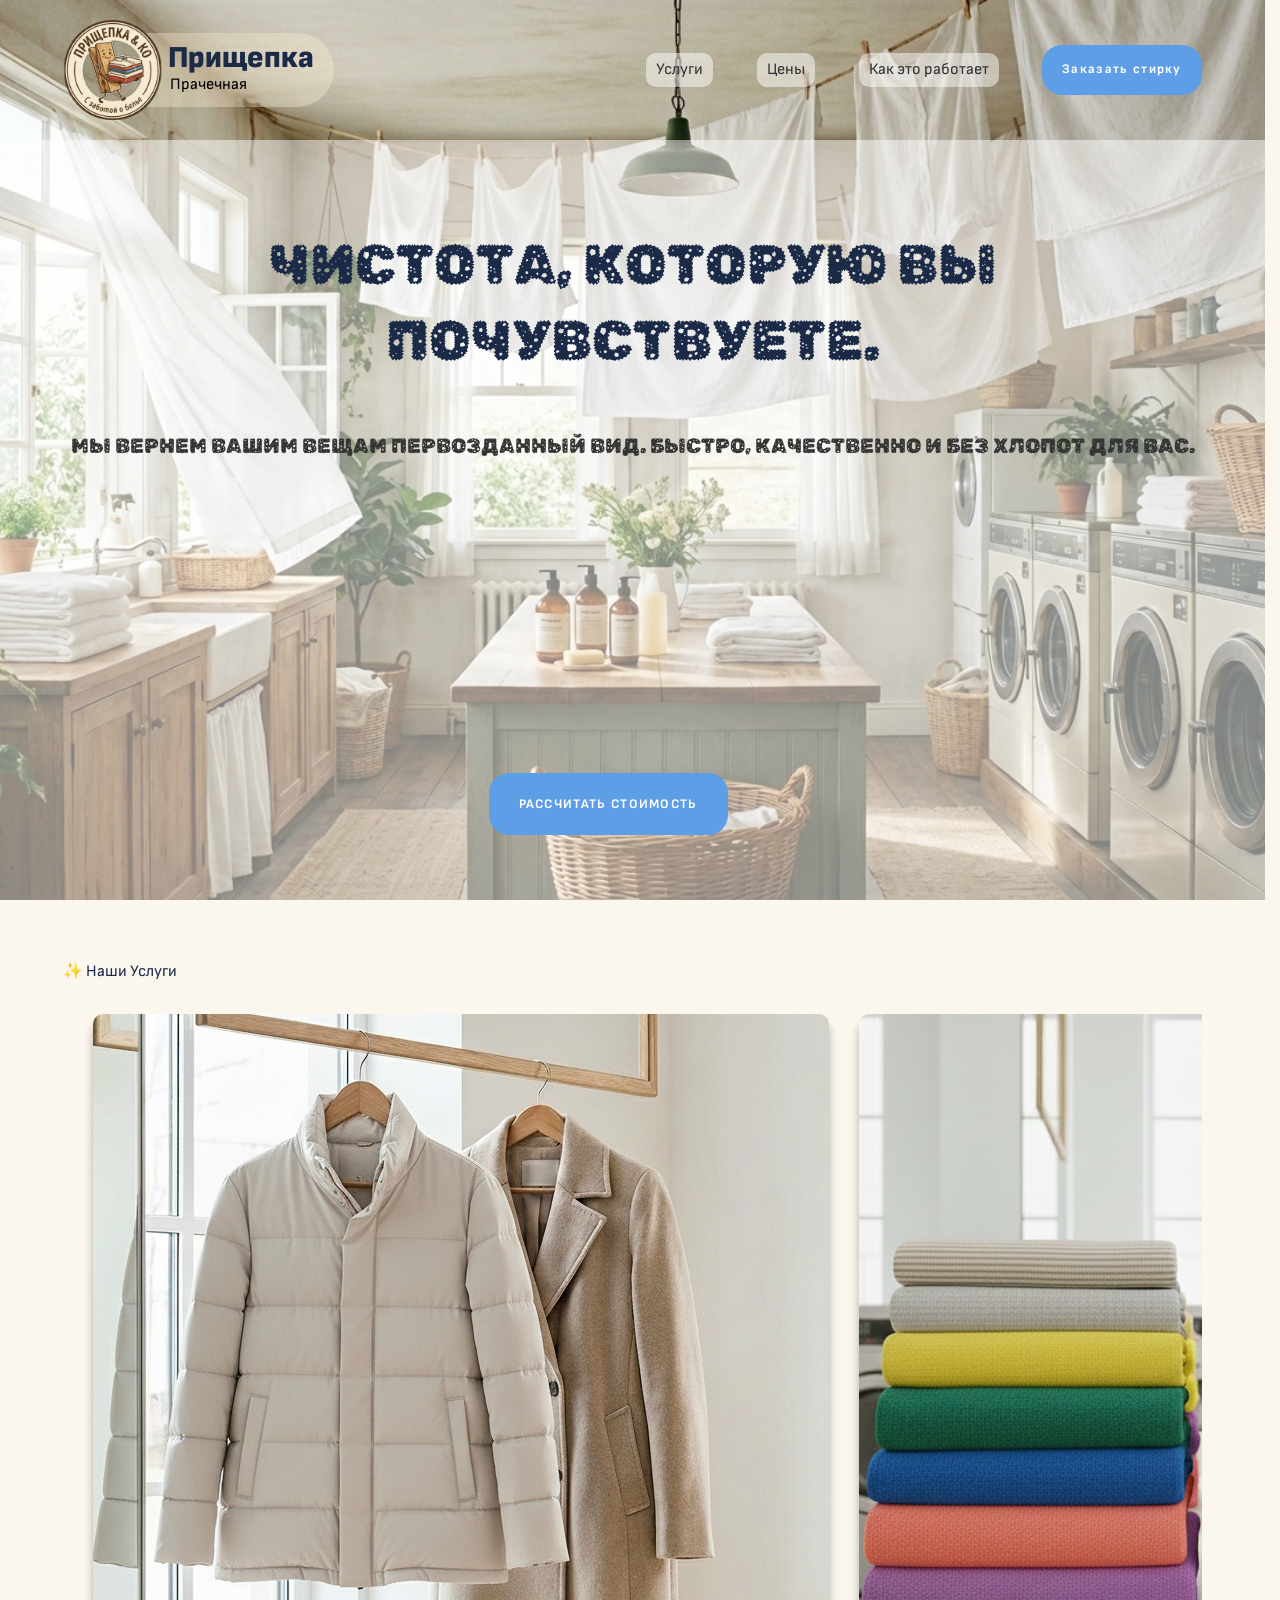
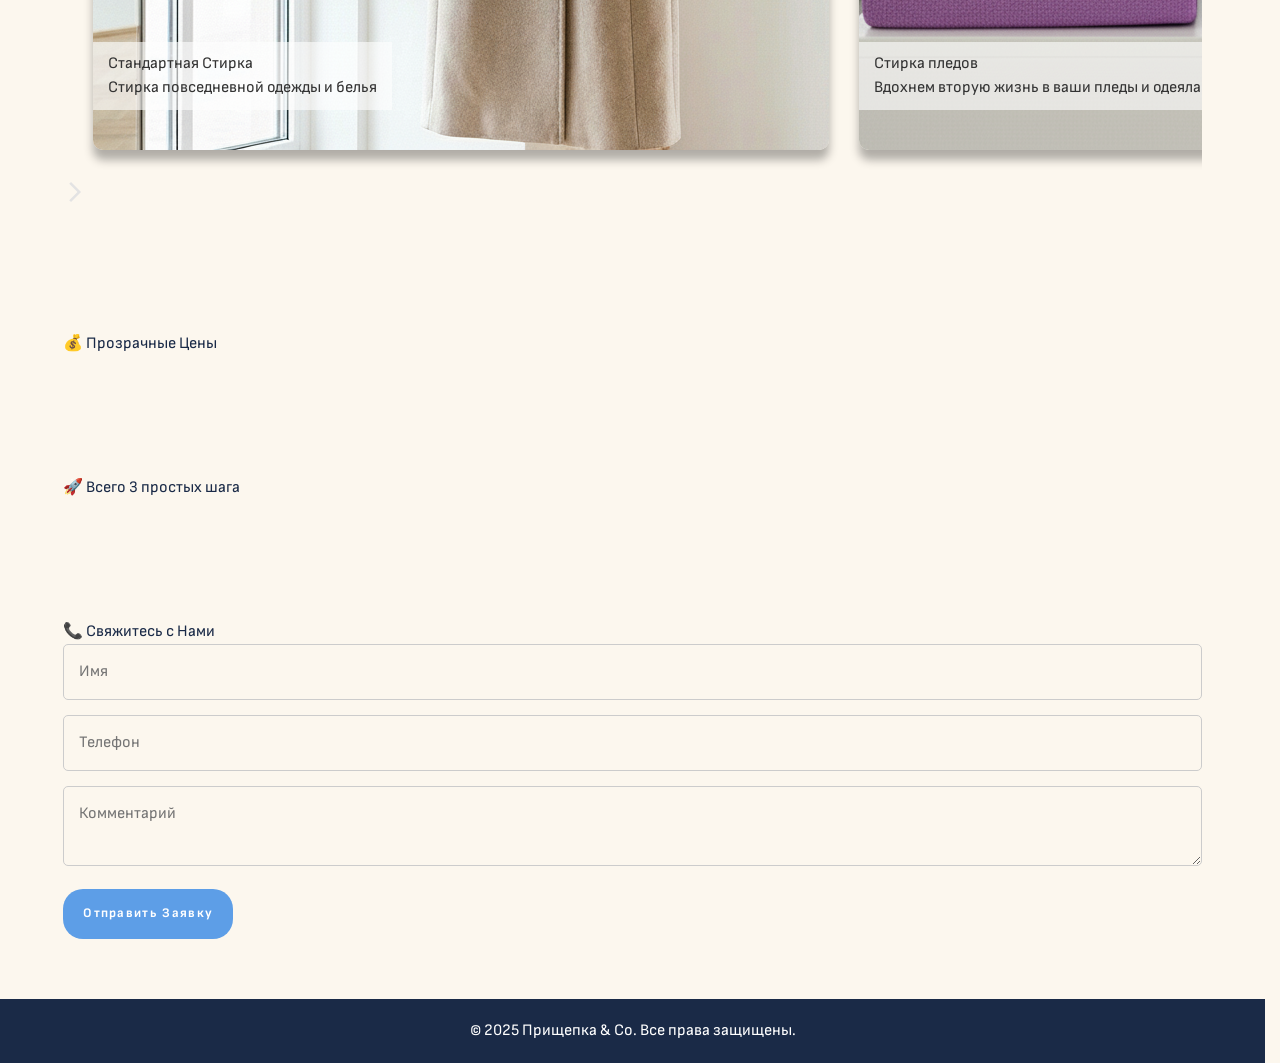
<file: index.html>
<!DOCTYPE html>
<html lang="ru">
<head>
    <meta charset="UTF-8">
    <meta name="viewport" content="width=device-width, initial-scale=1.0">
    <title>Прищепка & Co</title>
    <meta name="description" content="Прачечная и Химчистка c Доставкой">
    <link rel="stylesheet" href="css/reset.css">
    <link rel="stylesheet" href="css/normalize.css">
    <link rel="stylesheet" href="css/styles.css">
    <link rel="preconnect" href="https://fonts.googleapis.com">
    <link rel="preconnect" href="https://fonts.gstatic.com" crossorigin>
    <link href="https://fonts.googleapis.com/css2?family=Rubik+Gemstones&family=Sofia+Sans:ital,wght@0,500;1,500&display=swap" rel="stylesheet">
    <script type="module" src="./ScrollSlider/index.js" defer></script>
</head>

<body>

    <header class="header">
        <div class="container">
            <div class="logo">
                <img src="/img/icon/sticker.webp" alt="ПРИЩЕПКА Логотип" class="logo-icon"> 
                <div class="logo-text">
                    <h1>Прищепка</h1>
                    <p>Прачечная</p>
                </div>
            </div>
            <nav class="nav">
                <a href="#services">Услуги</a>
                <a href="#pricing">Цены</a>
                <a href="#how-it-works">Как это работает</a>
                <a href="#contact" class="btn btn-primary">Заказать стирку</a>
            </nav>
        </div>
    </header>

    <section class="hero">
        <div class="hero-content">
            <div class="hero-text">
                <h2>Чистота, которую вы почувствуете.</h2>
                <p>Мы вернем вашим вещам первозданный вид. Быстро, качественно и без хлопот для вас.</p>
                <a href="#contact" class="btn btn-large">Рассчитать стоимость</a>
            </div>
        </div>
    </section>

    <section id="services" class="section services">
        <div class="container">
            <h3>✨ Наши Услуги</h3>
            <scroll-slider-track class="scroll-slider-track">
                <a href="#" class="service-card">
                    <img src="img/Service_coat.png" alt="" class="service-card_img">
                    <div class="service-card_txt">
                        <h4>Стандартная Стирка</h4>
                        <p>Стирка повседневной одежды и белья</p>
                    </div>
                </a>
                <a href="#" class="service-card">
                    <img src="img/Service_rug.png" alt="" class="service-card_img">
                    <div class="service-card_txt">
                        <h4>Стирка пледов</h4>
                        <p>Вдохнем вторую жизнь в ваши пледы и одеяла</p>
                    </div>
                </a>
                <a href="#" class="service-card">
                    <img src="img/Service_curtains.png" alt="" class="service-card_img">   
                    <div class="service-card_txt">
                        <h4>Стирка штор</h4>
                        <p>Шторы снова как новые</p>
                    </div>
                </a>
                
            </scroll-slider-track>
            <button id="next-btn"><img src="/img/icon/next_btn.svg" alt=""></button>
        </div>
    </section>
    
    <section id="pricing" class="section pricing">
        <div class="container">
            <h3>💰 Прозрачные Цены</h3>
            </div>
    </section>

    <section id="how-it-works" class="section how-it-works">
        <div class="container">
            <h3>🚀 Всего 3 простых шага</h3>
            </div>
    </section>
    
    <section id="contact" class="section contact">
        <div class="container">
            <h3>📞 Свяжитесь с Нами</h3>
            <form class="contact-form">
                <input type="text" placeholder="Имя">
                <input type="tel" placeholder="Телефон">
                <textarea placeholder="Комментарий"></textarea>
                <button type="submit" class="btn btn-primary">Отправить Заявку</button>
            </form>
        </div>
    </section>

    <footer class="footer">
        <div class="container">
            <p>&copy; 2025 Прищепка & Co. Все права защищены.</p>
            </div>
    </footer>
    <script>
        const nextBtn = document.getElementById("next-btn");
        const ScrollSliderTrack = document.querySelector("scroll-slider-track")

        nextBtn.addEventListener("click", () => {
            ScrollSliderTrack.scrollToNext();
        });
    </script>
</body>
</html>
</file>
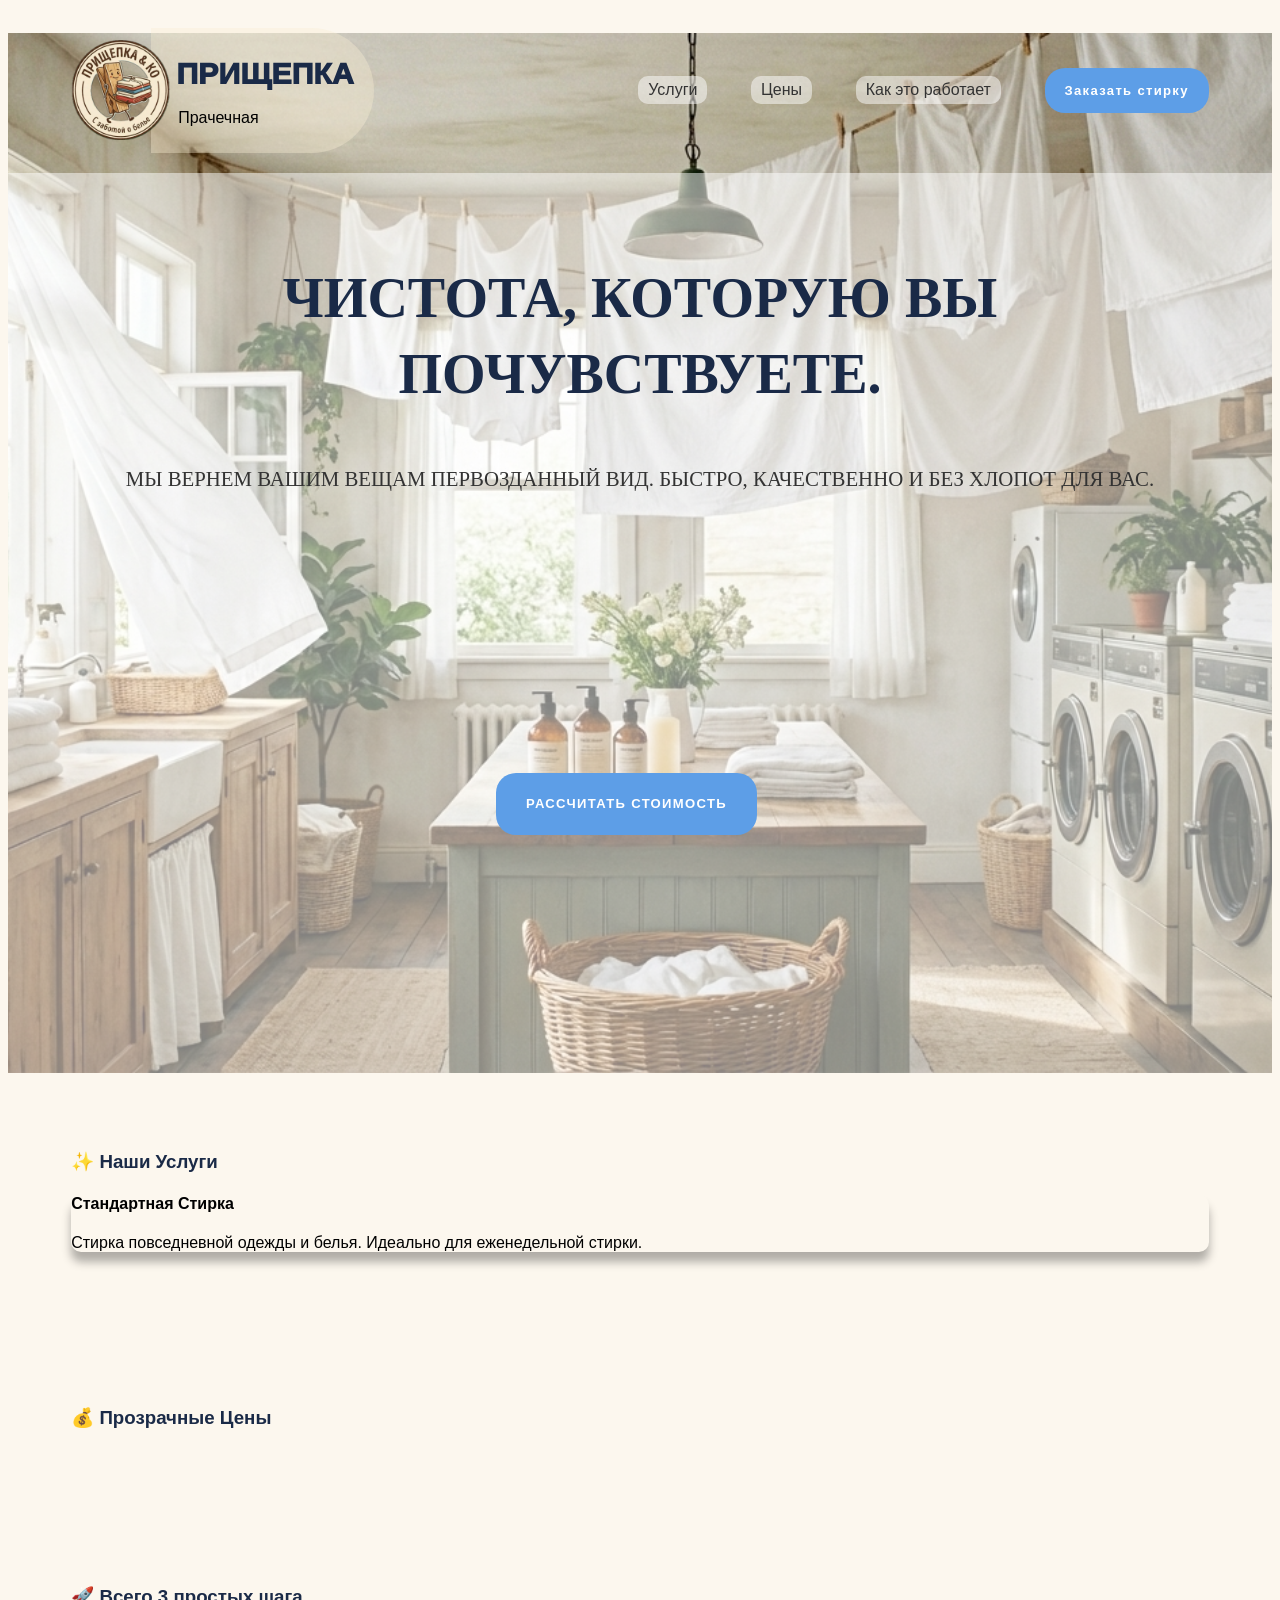
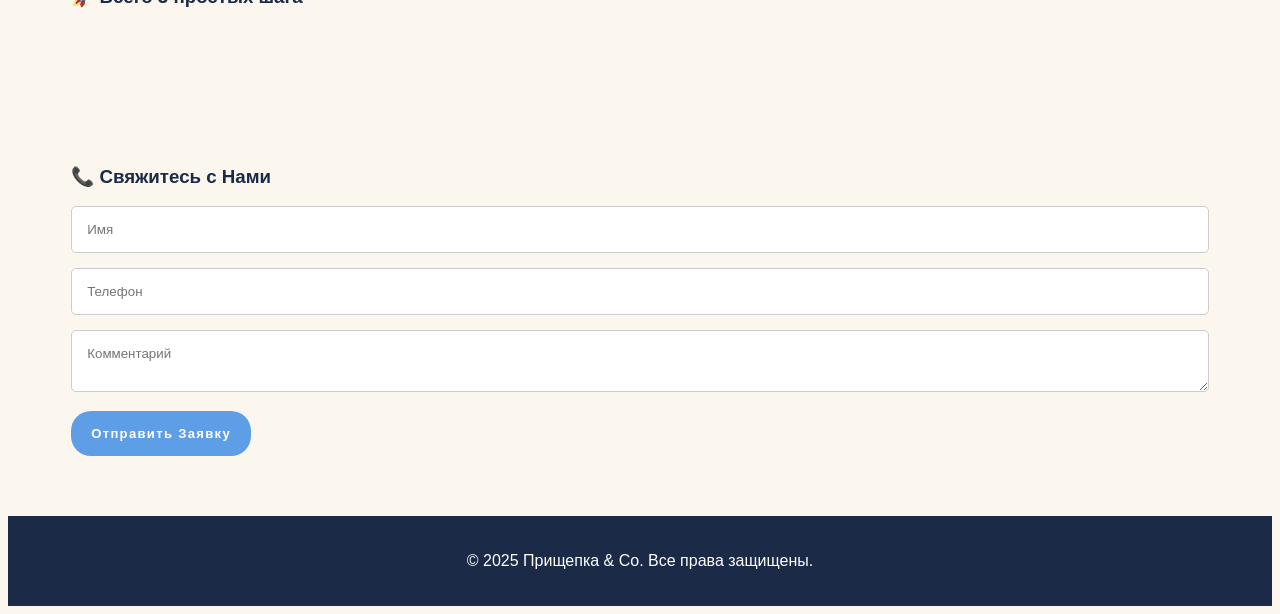
<file: index-1.0.html>
<!DOCTYPE html>
<html lang="ru">
<head>
    <meta charset="UTF-8">
    <meta name="viewport" content="width=device-width, initial-scale=1.0">
    <title>Прищепка & Co</title>
    <meta name="description" content="Прачечная и Химчистка c Доставкой">
    <link rel="stylesheet" href="css/styles.css">
</head>

<body>

    <header class="header">
        <div class="container">
            <div class="logo">
                <img src="img/icon/sticker.webp" alt="ПРИЩЕПКА Логотип" class="logo-icon"> 
                <div class="logo-text">
                    <h1>ПРИЩЕПКА</h1>
                    <p>Прачечная</p>
                </div>
            </div>
            <nav class="nav">
                <a href="#services">Услуги</a>
                <a href="#pricing">Цены</a>
                <a href="#how-it-works">Как это работает</a>
                <a href="#contact" class="btn btn-primary">Заказать стирку</a>
            </nav>
        </div>
    </header>

    <section class="hero">
        <div class="hero-content">
            <div class="hero-text">
                <h2>Чистота, которую вы почувствуете.</h2>
                <p>Мы вернем вашим вещам первозданный вид. Быстро, качественно и без хлопот для вас.</p>
                <a href="#contact" class="btn btn-large">Рассчитать стоимость</a>
            </div>
        </div>
    </section>

    <section id="services" class="section services">
        <div class="container">
            <h3>✨ Наши Услуги</h3>
            <div class="service-grid">
                <div class="service-card">
                    <h4>Стандартная Стирка</h4>
                    <p>Стирка повседневной одежды и белья. Идеально для еженедельной стирки.</p>
                </div>
                </div>
        </div>
    </section>
    
    <section id="pricing" class="section pricing">
        <div class="container">
            <h3>💰 Прозрачные Цены</h3>
            </div>
    </section>

    <section id="how-it-works" class="section how-it-works">
        <div class="container">
            <h3>🚀 Всего 3 простых шага</h3>
            </div>
    </section>
    
    <section id="contact" class="section contact">
        <div class="container">
            <h3>📞 Свяжитесь с Нами</h3>
            <form class="contact-form">
                <input type="text" placeholder="Имя">
                <input type="tel" placeholder="Телефон">
                <textarea placeholder="Комментарий"></textarea>
                <button type="submit" class="btn btn-primary">Отправить Заявку</button>
            </form>
        </div>
    </section>

    <footer class="footer">
        <div class="container">
            <p>&copy; 2025 Прищепка & Co. Все права защищены.</p>
            </div>
    </footer>

</body>

</html>
</file>
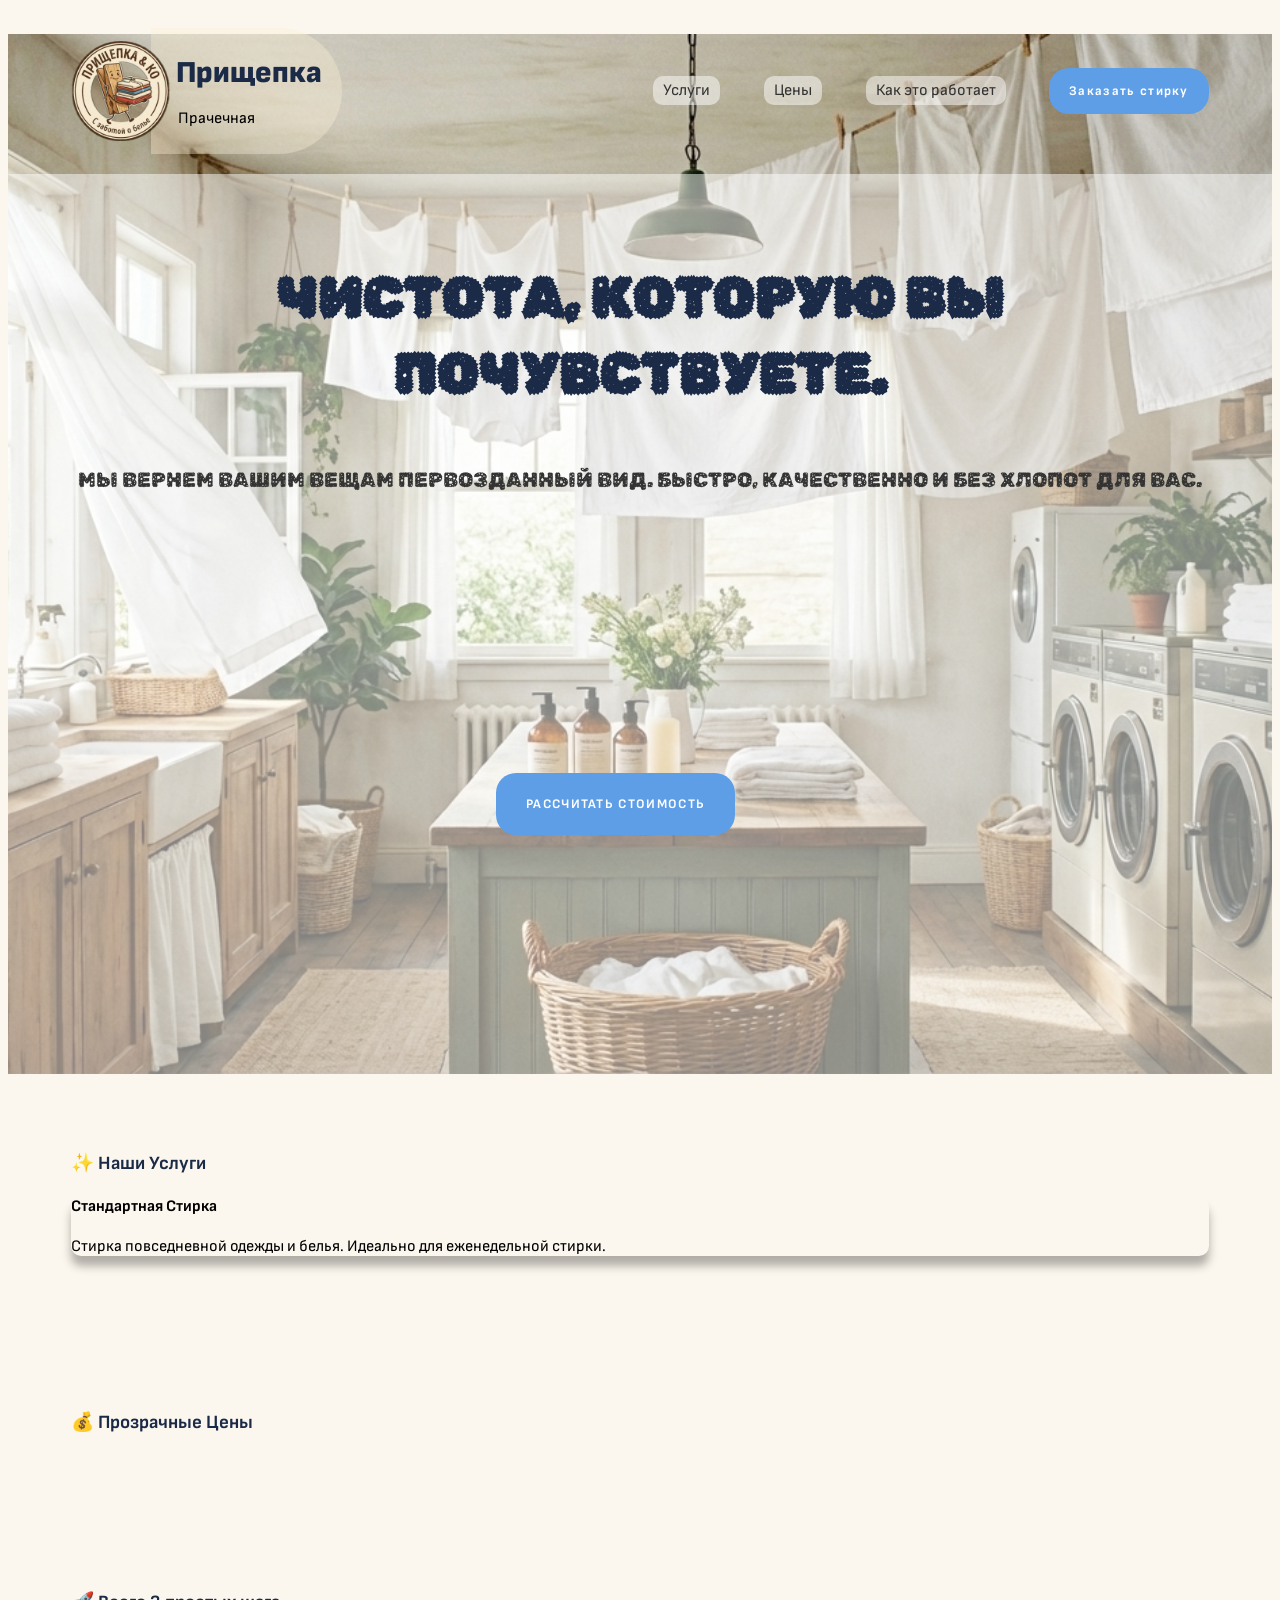
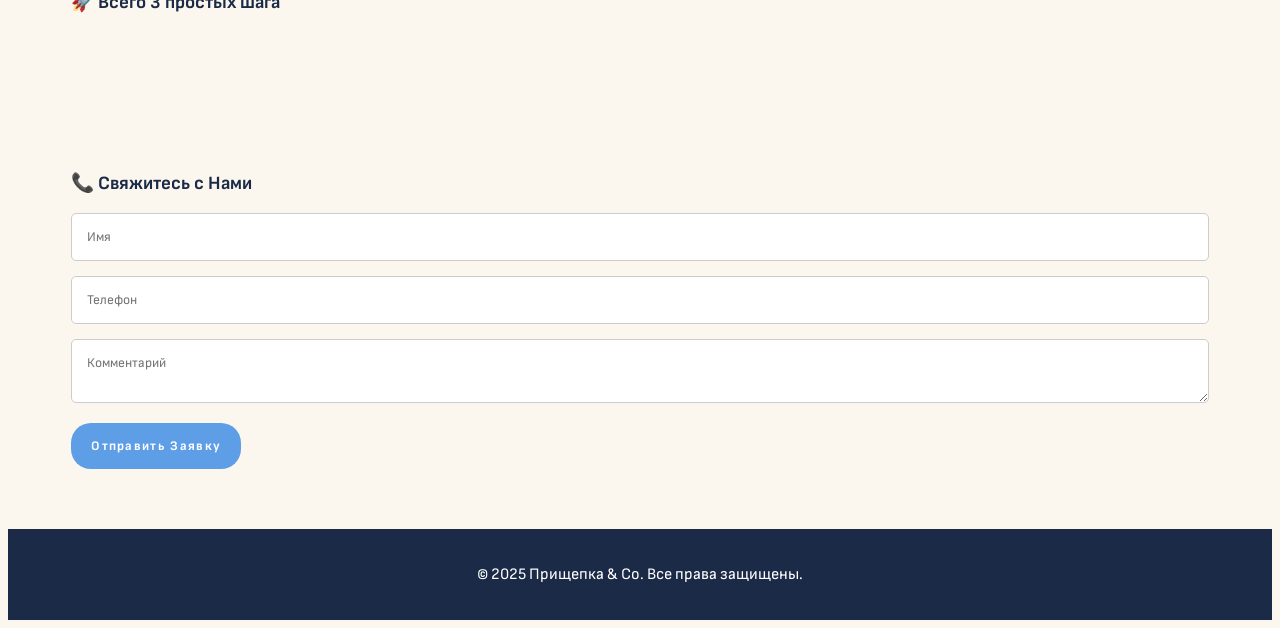
<file: index-1.1.html>
<!DOCTYPE html>
<html lang="ru">
<head>
    <meta charset="UTF-8">
    <meta name="viewport" content="width=device-width, initial-scale=1.0">
    <title>Прищепка & Co</title>
    <meta name="description" content="Прачечная и Химчистка c Доставкой">
    <link rel="stylesheet" href="css/styles.css">
    <link rel="preconnect" href="https://fonts.googleapis.com">
    <link rel="preconnect" href="https://fonts.gstatic.com" crossorigin>
    <link href="https://fonts.googleapis.com/css2?family=Rubik+Gemstones&family=Sofia+Sans:ital,wght@0,500;1,500&display=swap" rel="stylesheet">
</head>

<body>

    <header class="header">
        <div class="container">
            <div class="logo">
                <img src="img/icon/sticker.webp" alt="ПРИЩЕПКА Логотип" class="logo-icon"> 
                <div class="logo-text">
                    <h1>Прищепка</h1>
                    <p>Прачечная</p>
                </div>
            </div>
            <nav class="nav">
                <a href="#services">Услуги</a>
                <a href="#pricing">Цены</a>
                <a href="#how-it-works">Как это работает</a>
                <a href="#contact" class="btn btn-primary">Заказать стирку</a>
            </nav>
        </div>
    </header>

    <section class="hero">
        <div class="hero-content">
            <div class="hero-text">
                <h2>Чистота, которую вы почувствуете.</h2>
                <p>Мы вернем вашим вещам первозданный вид. Быстро, качественно и без хлопот для вас.</p>
                <a href="#contact" class="btn btn-large">Рассчитать стоимость</a>
            </div>
        </div>
    </section>

    <section id="services" class="section services">
        <div class="container">
            <h3>✨ Наши Услуги</h3>
            <div class="service-grid">
                <div class="service-card">
                    <h4>Стандартная Стирка</h4>
                    <p>Стирка повседневной одежды и белья. Идеально для еженедельной стирки.</p>
                </div>
                </div>
        </div>
    </section>
    
    <section id="pricing" class="section pricing">
        <div class="container">
            <h3>💰 Прозрачные Цены</h3>
            </div>
    </section>

    <section id="how-it-works" class="section how-it-works">
        <div class="container">
            <h3>🚀 Всего 3 простых шага</h3>
            </div>
    </section>
    
    <section id="contact" class="section contact">
        <div class="container">
            <h3>📞 Свяжитесь с Нами</h3>
            <form class="contact-form">
                <input type="text" placeholder="Имя">
                <input type="tel" placeholder="Телефон">
                <textarea placeholder="Комментарий"></textarea>
                <button type="submit" class="btn btn-primary">Отправить Заявку</button>
            </form>
        </div>
    </section>

    <footer class="footer">
        <div class="container">
            <p>&copy; 2025 Прищепка & Co. Все права защищены.</p>
            </div>
    </footer>

</body>
</html>
</file>
<file: css/styles.css>
@import "../ScrollSlider/style.css";

/* Базовые стили */
* {
    font-family: Sofia Sans, sans-serif; /* Рекомендуется заменить на Montserrat или Roboto */
}


body {
    /* background-color: #e6f0fa;  Светло-голубой фон */
    background: #f8ecd260; /*Кремовый фон*/
}

:root {
 --index: calc(1vw + 1vh);
 --transition: 1s cubic-bezier(.05, .5, 0, 1);
}

.container {
    width: 90%;
    max-width: 1200px;
    margin: 0 auto;
}

h1, h2, h3 {
    color: #1a2a47; /* Темно-синий/графитовый для заголовков */
}

/* Кнопки */
.btn {
    background-color: #5d9ee7; /* Яркий синий - цвет прачечной */
    color: white;
    font-size: calc(var(--index) * .6);
    border: none;
    text-align: center;
    padding: 15px 20px;
    border-radius: 20px;
    text-decoration: none;
    font-weight: bold;
    letter-spacing: calc(var(--index) * .06);
    transition: var(--transition);
}

.btn:hover {
    background-color: #4a8bcc;
    transform: scale(1.01);
}

.btn-large {
    display: inline-block;
    padding: 15px 30px;
    position: absolute;
    bottom: calc(var(--index) * 3);
    left: calc(50% - 144px);
}

/* Шапка */
.header {
}

.header .container {
    display: flex;
    justify-content: space-between;
    align-items: center;
}

.logo {
    display: flex;
    align-items: center;
    margin: 20px 0;
}

.logo-icon {
    width: 100px;
    margin-right: 5px;
    z-index: 2;
}

.logo {
    margin-right: 50px;
    position: relative;
}

.logo-text {
    left: -25px;
    padding: 10px 20px 10px 25px;
    background: #f8ecd260;
    border-radius: 0 100px 100px 0;
    position: relative;
    z-index: 0;
}

.logo-text h1 {
    font-size: 1.9em;
    font-weight: 1000;
    line-height: 30px;
}

.logo-text p {
    margin-left: 2px;
}

.nav {
    display: flex;
    align-items: center;
    gap: calc(var(--index) * 2);
}

.nav a:not(.btn) {
    background: rgba(255, 255, 255, 0.5);
    font-size: 16px;
    color: #333;
    text-align: center;
    text-decoration: none;
    padding: 5px 10px;
    border-radius: 10px;
    transition: var(--transition);
}

.nav a:not(.btn):hover {
    background: rgba(255, 255, 255, 0.8);
    transform: scale(1.05);
}

/* Главный экран */

.hero-content {
    height: 100vh;
    margin-top: -140px;
    padding-top: 140px;
    background-image: url(../img/Hero_img.png);
    background-repeat: no-repeat;
    background-size: cover;
    background-position: center;
    overflow: hidden;
    text-align: center;
	text-transform: uppercase;
	line-height: 2em;
}

.hero-text {
    height: 100%;
    padding: calc(var(--index) * 3);
    background-color: rgba(255, 255, 255, 0.5);
}

.hero-text h2 {
    margin: calc(var(--index)) 0 50px;
    font-size: 3.5em;
    line-height: calc(var(--index) * 3.5);
    font-family: Rubik Gemstones;
}

.hero-text p {
    font-family: Rubik Gemstones;
    font-size: 1.3em;
    color: #333;
}



/* Секции */
.section {
    /* background-image: url(/img/TableTop.png);
    background-size: cover; */
    padding: 60px 0;
}

.services {
}

.scroll-slider-track {
    border-radius: 10px;
    gap: 30px;
    padding: 30px;
}

.service-card {
    border-radius: 10px;
    position: relative;
    box-shadow: 0 10px 10px rgba(0, 0, 0, 0.3);
    transition: all 0.3s ease;
}

.service-card:hover {
    transform: scale(1.01);
    box-shadow: 0 10px 20px rgba(0, 0, 0, 0.3);
}

.service-card_img {
    min-height: 736px;
    min-width: 736px;
    border-radius: 10px;
    object-fit: cover;
}

.service-card_txt {
    font-size: 16px;
    position: absolute;
    padding: 10px 15px;
    bottom: 40px;
    color: #333;
    background-color: rgba(255, 255, 255, 0.603);
}

/* Форма */
.contact-form input, .contact-form textarea {
    width: 100%;
    padding: 15px;
    margin-bottom: 15px;
    border: 1px solid #ccc;
    border-radius: 5px;
    box-sizing: border-box;
}

/* Футер */
.footer {
    background-color: #1a2a47;
    color: white;
    padding: 20px 0;
    text-align: center;
}
</file>
